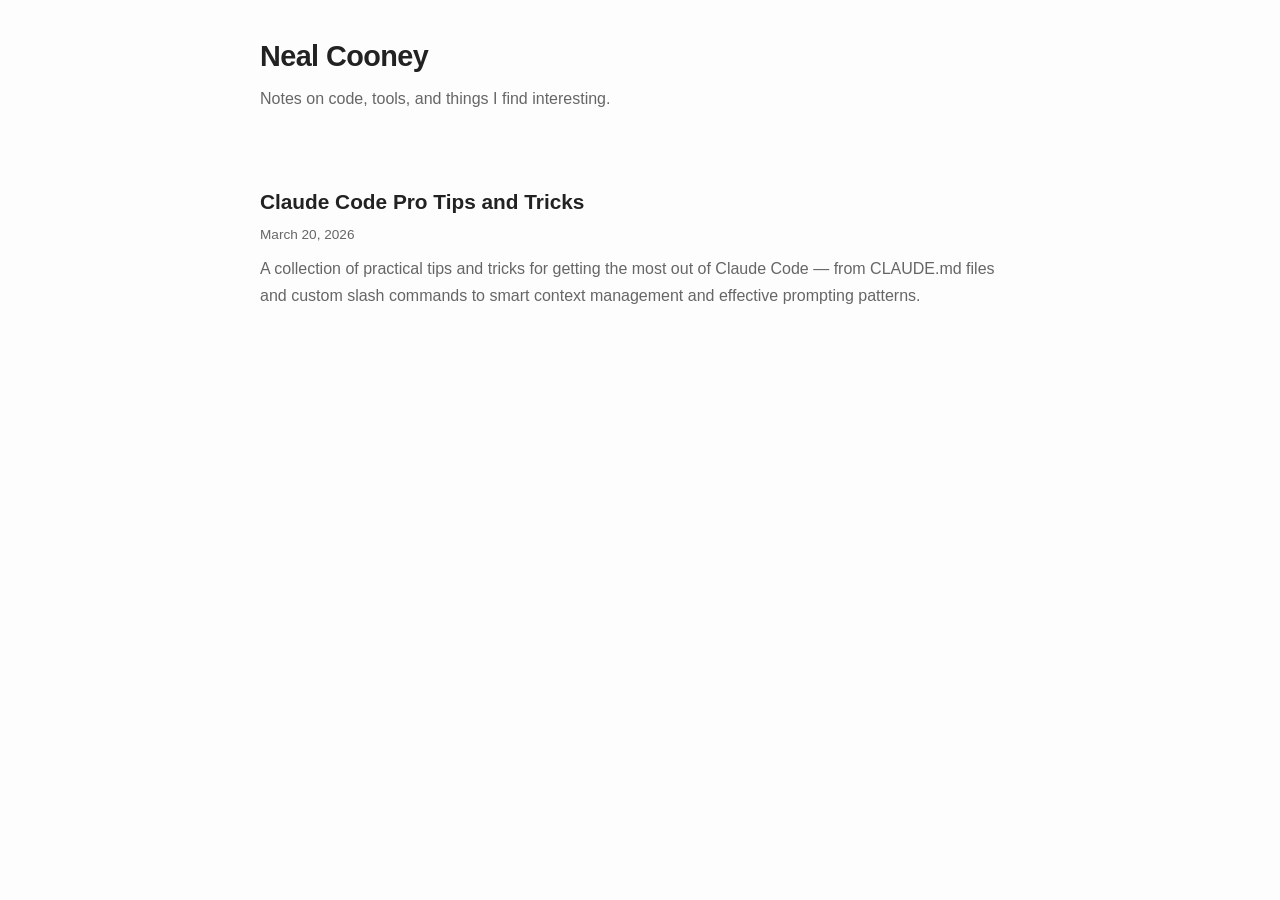
<file: index.html>
<!DOCTYPE html>
<html lang="en">
<head>
  <meta charset="UTF-8">
  <meta name="viewport" content="width=device-width, initial-scale=1.0">
  <title>Neal Cooney</title>
  <link rel="stylesheet" href="css/style.css">
</head>
<body>
  <header class="site-header">
    <h1><a href="/">Neal Cooney</a></h1>
    <p>Notes on code, tools, and things I find interesting.</p>
  </header>
  <main id="posts">
    <noscript><p>Enable JavaScript to view posts.</p></noscript>
  </main>
  <script src="js/blog.js"></script>
</body>
</html>
</file>
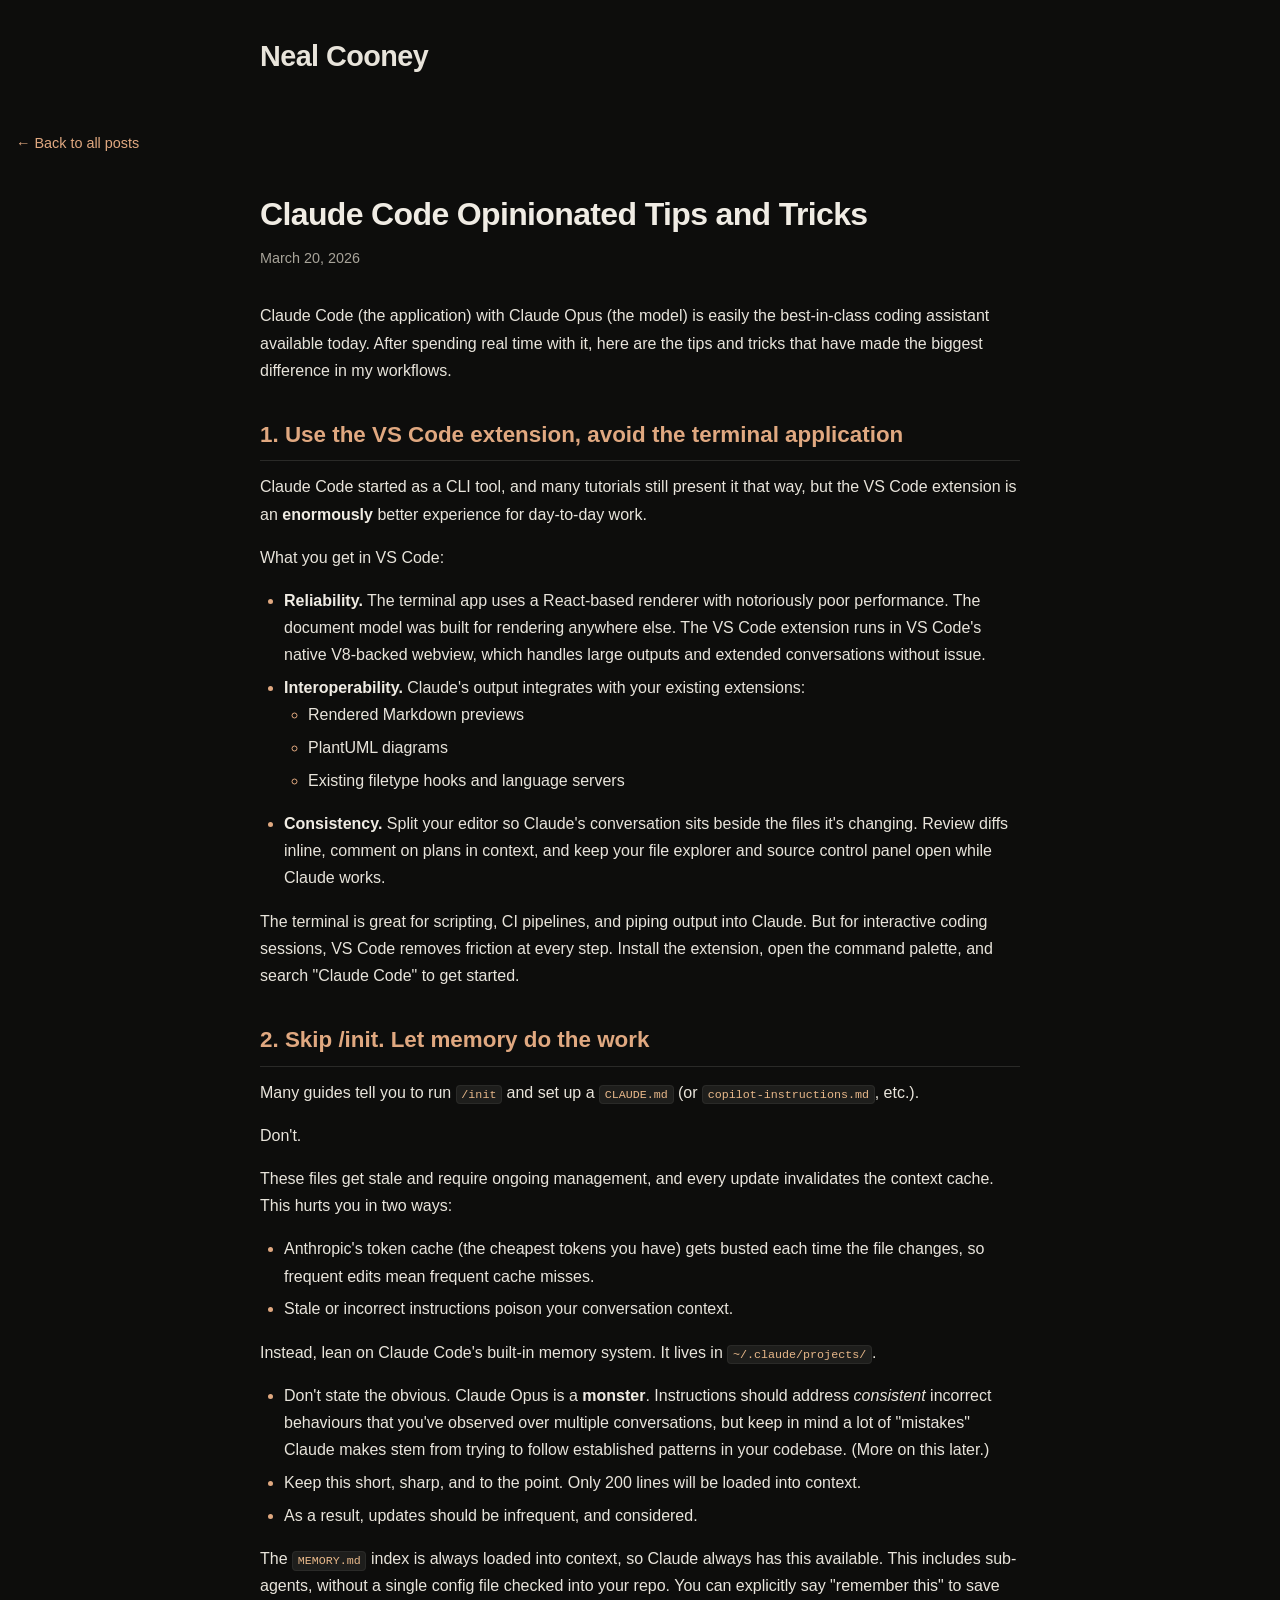
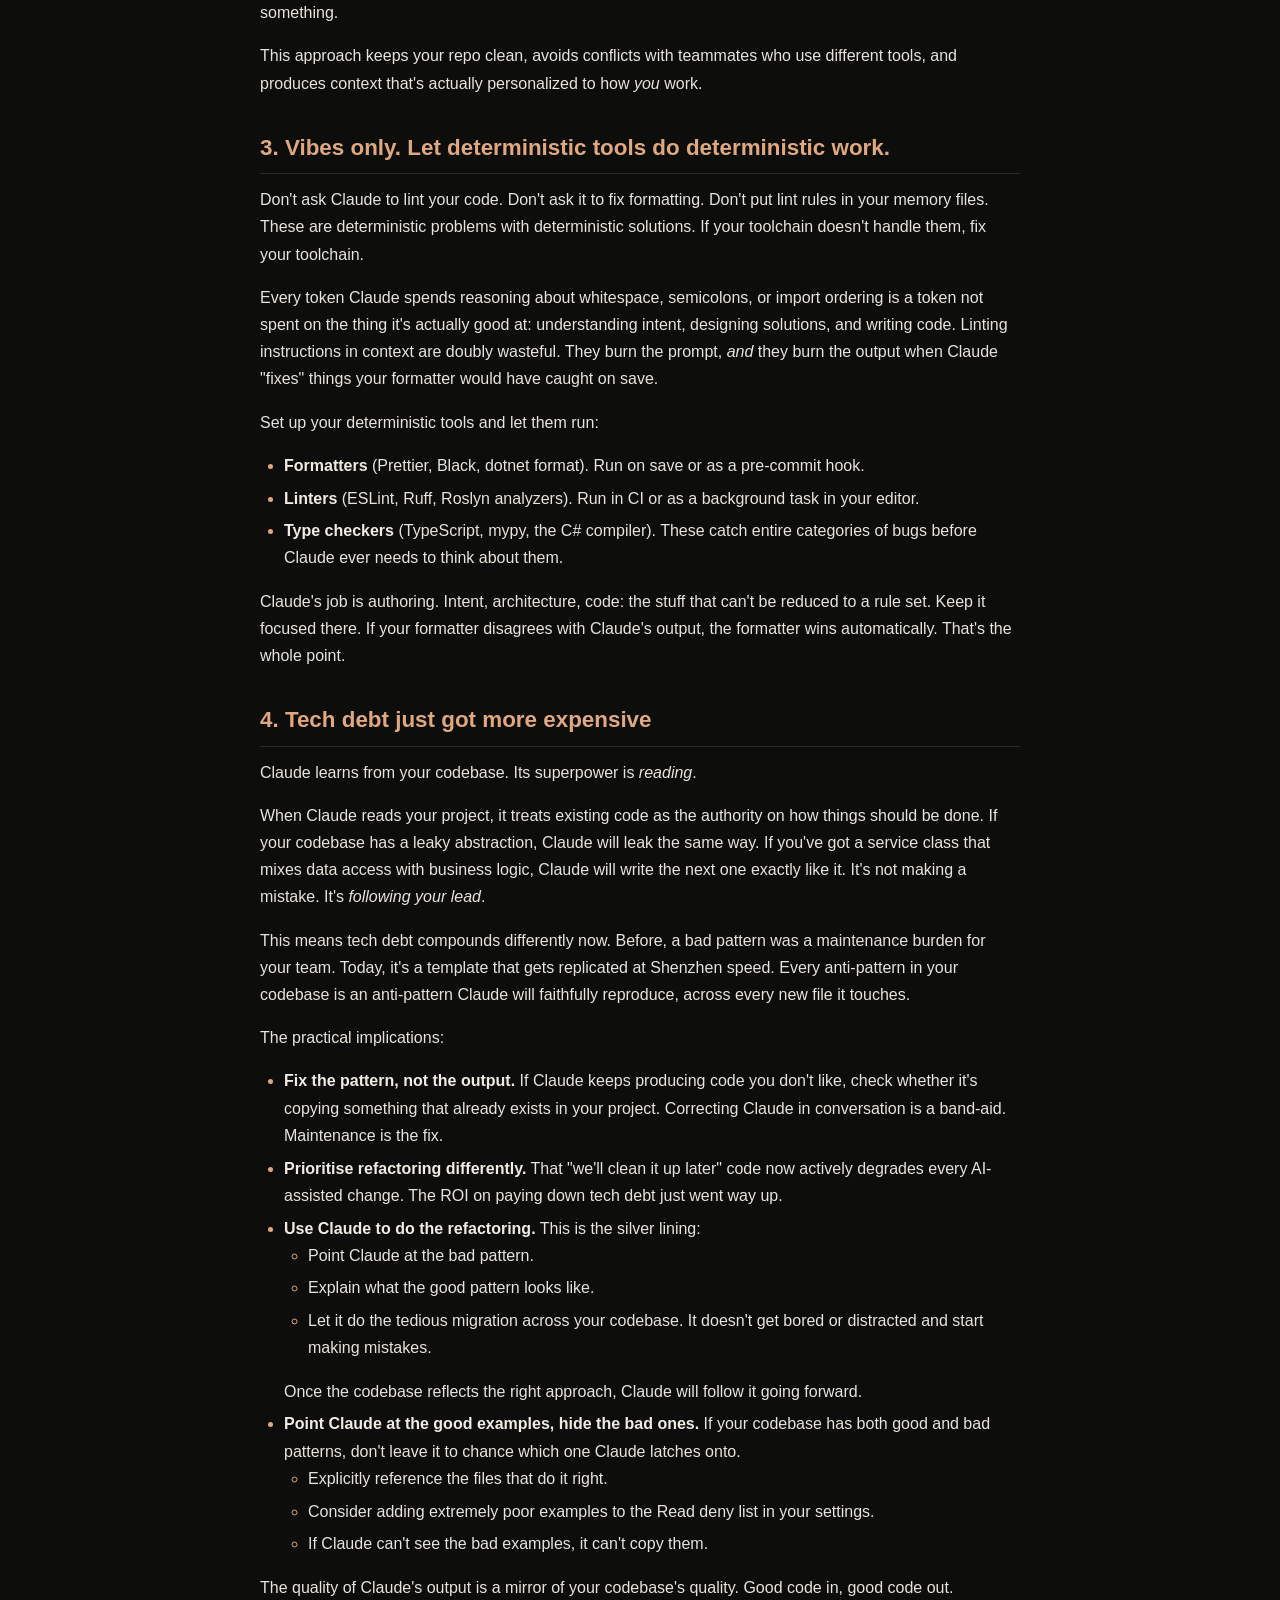
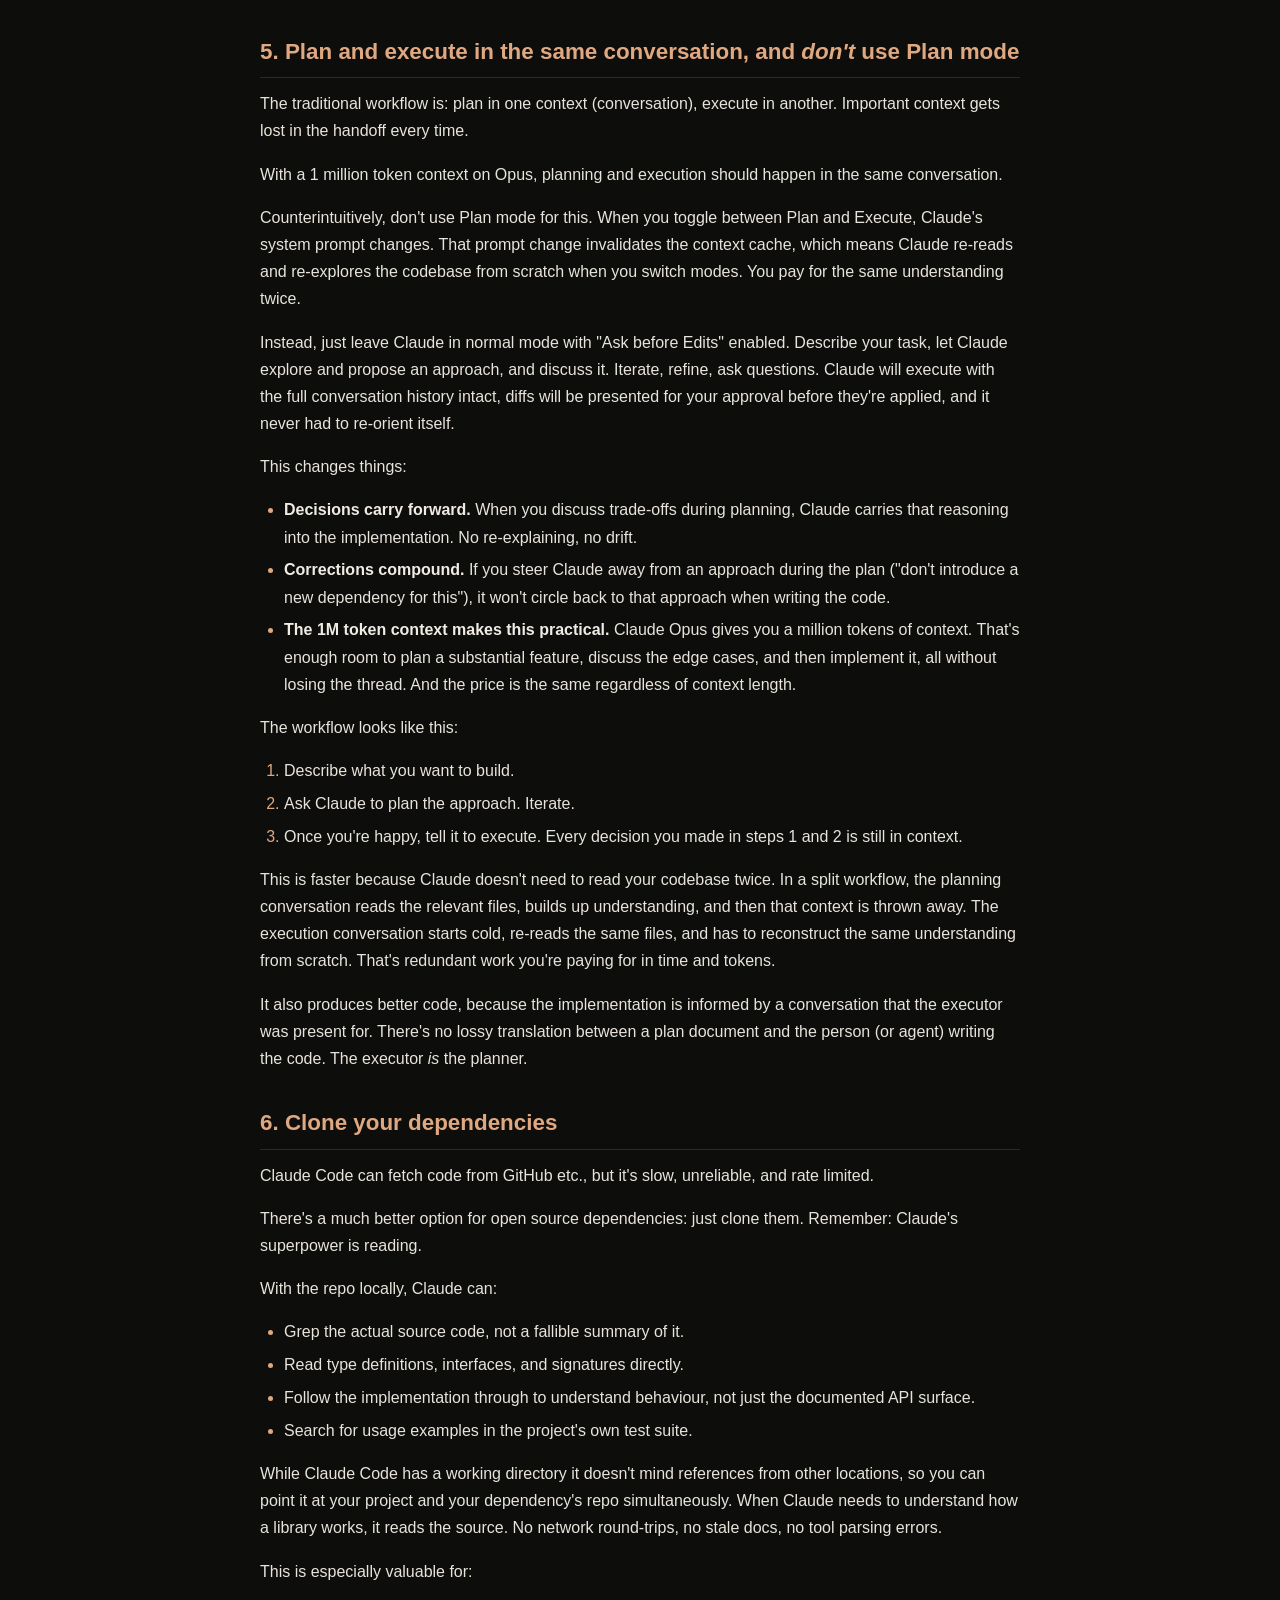
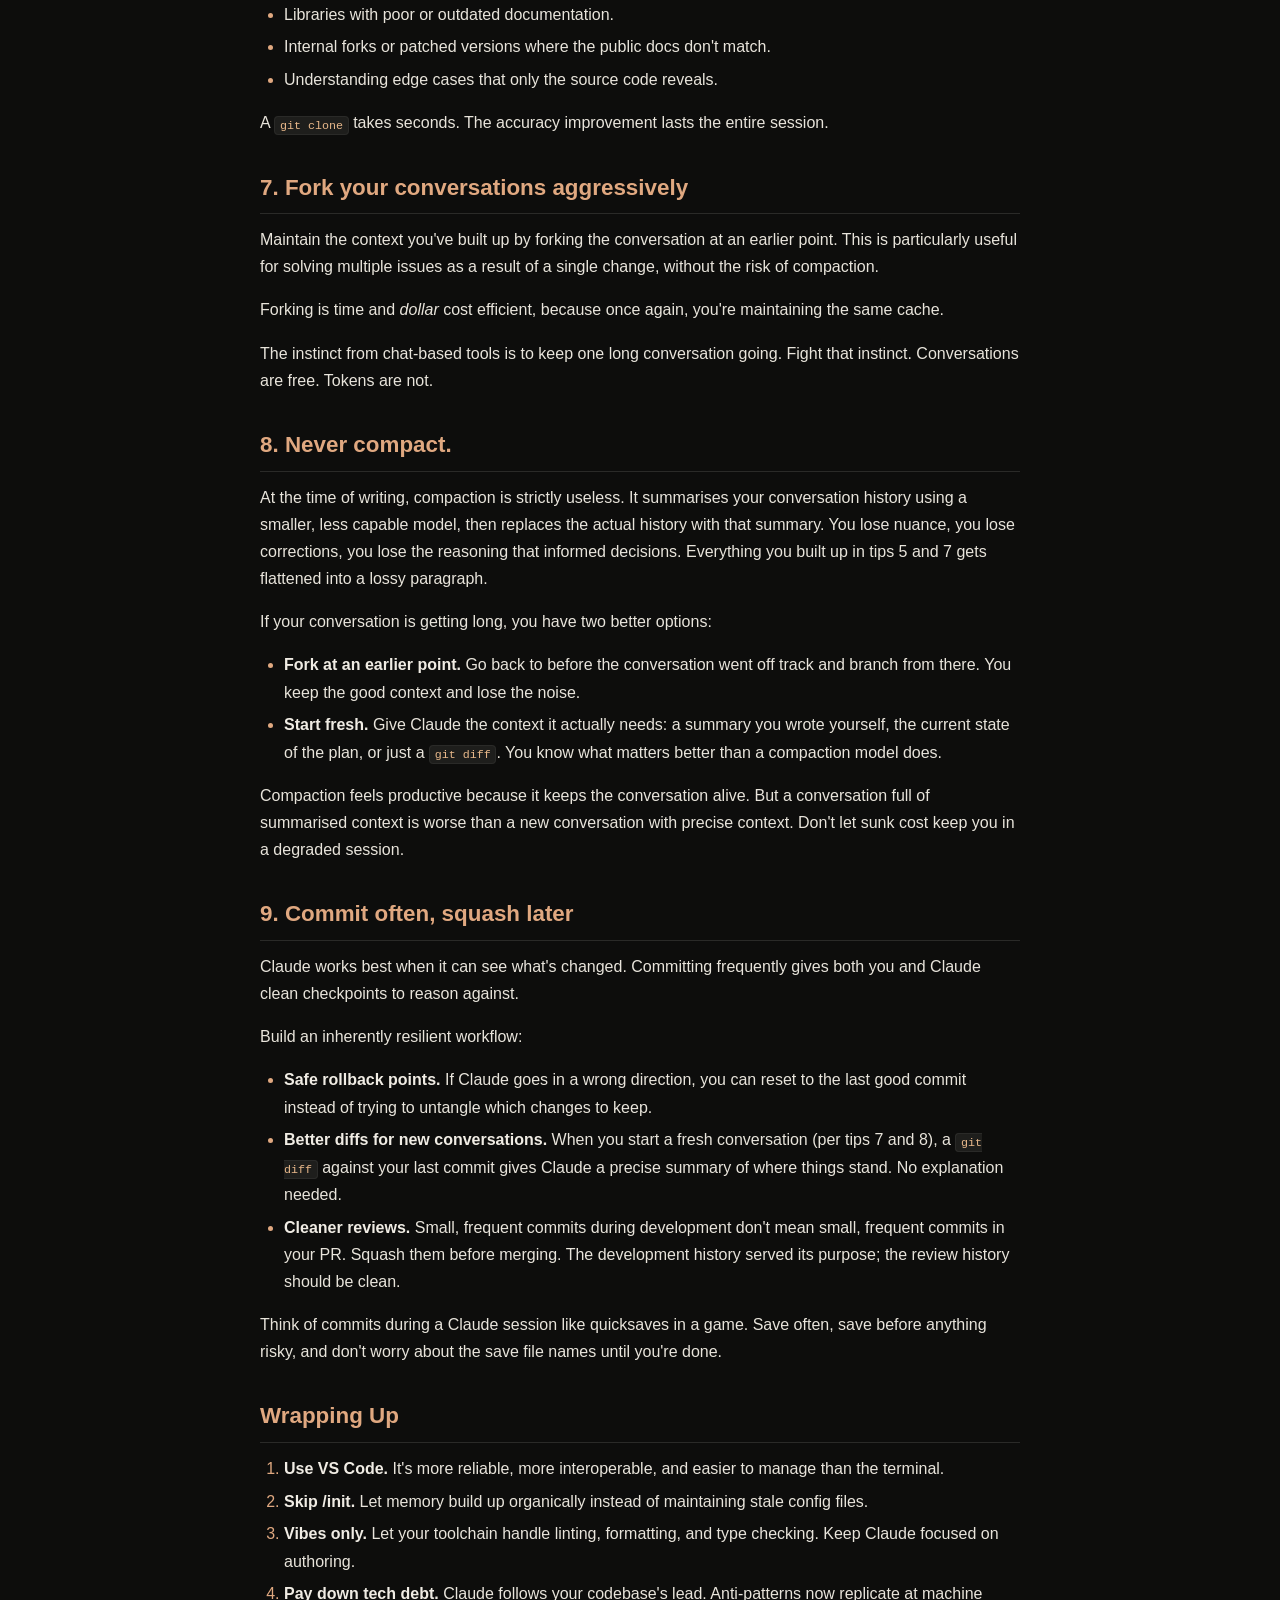
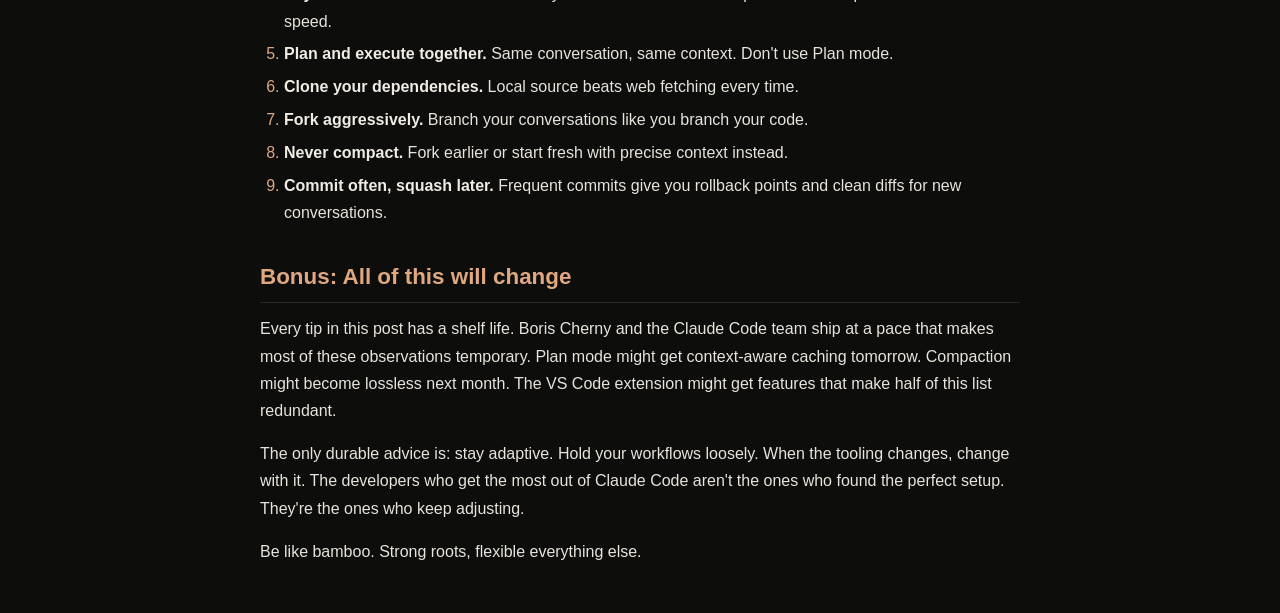
<file: posts/claude-code-pro-tips.html>
<!DOCTYPE html>
<html lang="en">

<head>
  <meta charset="UTF-8">
  <meta name="viewport" content="width=device-width, initial-scale=1.0">
  <title>Claude Code Pro Tips and Tricks - Neal Cooney</title>
  <link rel="stylesheet" href="../css/style.css">
</head>

<body class="theme-anthropic">
  <header class="site-header">
    <h1><a href="/">Neal Cooney</a></h1>
  </header>
  <a href="/" class="back-link">&larr; Back to all posts</a>
  <article class="post-content">
    <h1>Claude Code Opinionated Tips and Tricks</h1>
    <span class="post-date">March 20, 2026</span>

    <p>Claude Code (the application) with Claude Opus (the model) is easily the best-in-class coding assistant available
      today. After spending real time with it, here are the tips and tricks that have made the biggest difference in my
      workflows.</p>

    <h2>1. Use the VS Code extension, avoid the terminal application</h2>

    <p>Claude Code started as a CLI tool, and many tutorials still present it that way, but the VS Code extension is an
      <strong>enormously</strong> better experience for day-to-day work.
    </p>

    <p>What you get in VS Code:</p>
    <ul>
      <li><strong>Reliability.</strong> The terminal app uses a React-based renderer with notoriously poor
        performance. The document model was built for rendering anywhere else. The VS Code extension runs in VS Code's
        native V8-backed webview, which handles large outputs and extended conversations without issue.</li>
      <li><strong>Interoperability.</strong> Claude's output integrates with your existing extensions:
        <ul>
          <li>Rendered Markdown previews</li>
          <li>PlantUML diagrams</li>
          <li>Existing filetype hooks and language servers</li>
        </ul>
      </li>
      <li><strong>Consistency.</strong> Split your editor so Claude's conversation sits beside the files it's
        changing. Review diffs inline, comment on plans in context, and keep your file explorer and source control panel
        open while Claude works.</li>
    </ul>

    <p>The terminal is great for scripting, CI pipelines, and piping output into Claude. But for interactive coding
      sessions, VS Code removes friction at every step. Install the extension, open the command palette, and search
      "Claude Code" to get started.</p>

    <h2>2. Skip /init. Let memory do the work</h2>

    <p>Many guides tell you to run <code>/init</code> and set up a <code>CLAUDE.md</code> (or
      <code>copilot-instructions.md</code>, etc.).
    </p>

    <p>Don't.</p>

    <p>These files get stale and require ongoing management, and every update invalidates the context cache.
      This hurts you in two ways:</p>
    <ul>
      <li>Anthropic's token cache (the cheapest tokens you have) gets busted each time the file changes, so frequent edits mean frequent cache misses.</li>
      <li>Stale or incorrect instructions poison your conversation context.</li>
    </ul>

    <p>Instead, lean on Claude Code's built-in memory system. It lives in <code>~/.claude/projects/</code>.</p>

    <ul>
      <li>Don't state the obvious. Claude Opus is a <strong>monster</strong>. Instructions should address
        <em>consistent</em> incorrect behaviours that you've observed over multiple conversations, but keep in mind a lot of "mistakes"
        Claude makes stem from trying to follow established patterns in
        your codebase. (More on this later.)
      </li>
      <li>Keep this short, sharp, and to the point. Only 200 lines will be loaded into context.</li>
      <li>As a result, updates should be infrequent, and considered.</li>
    </ul>

    <p>The <code>MEMORY.md</code> index is always loaded into context, so Claude always has this available. This
      includes sub-agents, without a single config file checked into your repo. You can explicitly say "remember
      this" to save something.</p>

    <p>This approach keeps your repo clean, avoids conflicts with teammates who use different tools, and produces
      context that's actually personalized to how <em>you</em> work.</p>

    <h2>3. Vibes only. Let deterministic tools do deterministic work.</h2>

    <p>Don't ask Claude to lint your code. Don't ask it to fix formatting. Don't put lint rules in your memory files.
      These are deterministic problems with deterministic solutions. If your toolchain doesn't handle them, fix
      your toolchain.</p>

    <p>Every token Claude spends reasoning about whitespace, semicolons, or import ordering is a token not spent on the
      thing it's actually good at: understanding intent, designing solutions, and writing code. Linting instructions in
      context are doubly wasteful. They burn the prompt, <em>and</em> they burn the output when Claude "fixes"
      things your formatter would have caught on save.</p>

    <p>Set up your deterministic tools and let them run:</p>
    <ul>
      <li><strong>Formatters</strong> (Prettier, Black, dotnet format). Run on save or as a pre-commit hook.</li>
      <li><strong>Linters</strong> (ESLint, Ruff, Roslyn analyzers). Run in CI or as a background task in your
        editor.</li>
      <li><strong>Type checkers</strong> (TypeScript, mypy, the C# compiler). These catch entire categories of
        bugs before Claude ever needs to think about them.</li>
    </ul>

    <p>Claude's job is authoring. Intent, architecture, code: the stuff that can't be reduced to a rule set. Keep
      it focused there. If your formatter disagrees with Claude's output, the formatter wins automatically. That's the
      whole point.</p>

    <h2>4. Tech debt just got more expensive</h2>

    <p>Claude learns from your codebase. Its superpower is <em>reading</em>.</p>

    <p>When Claude reads your project, it treats existing code as the authority on how things should be done. If your codebase has a leaky abstraction, Claude will leak the same way. If you've got a service class that mixes data access with business logic, Claude will write the next one exactly like it. It's not making a mistake. It's <em>following your lead</em>.</p>

    <p>This means tech debt compounds differently now. Before, a bad pattern was a maintenance burden for your team. Today, it's a template that gets replicated at Shenzhen speed. Every anti-pattern in your codebase is an anti-pattern Claude will faithfully reproduce, across every new file it touches.</p>

    <p>The practical implications:</p>
    <ul>
      <li><strong>Fix the pattern, not the output.</strong> If Claude keeps producing code you don't like, check whether it's copying something that already exists in your project. Correcting Claude in conversation is a band-aid. Maintenance is the fix.</li>
      <li><strong>Prioritise refactoring differently.</strong> That "we'll clean it up later" code now actively degrades every AI-assisted change. The ROI on paying down tech debt just went way up.</li>
      <li><strong>Use Claude to do the refactoring.</strong> This is the silver lining:
        <ul>
          <li>Point Claude at the bad pattern.</li>
          <li>Explain what the good pattern looks like.</li>
          <li>Let it do the tedious migration across your codebase. It doesn't get bored or distracted and start making mistakes.</li>
        </ul>
        Once the codebase reflects the right approach, Claude will follow it going forward.
      </li>
      <li><strong>Point Claude at the good examples, hide the bad ones.</strong> If your codebase has both good and bad patterns, don't leave it to chance which one Claude latches onto.
        <ul>
          <li>Explicitly reference the files that do it right.</li>
          <li>Consider adding extremely poor examples to the Read deny list in your settings.</li>
          <li>If Claude can't see the bad examples, it can't copy them.</li>
        </ul>
      </li>
    </ul>

    <p>The quality of Claude's output is a mirror of your codebase's quality. Good code in, good code out.</p>

    <h2>5. Plan and execute in the same conversation, and <em>don't</em> use Plan mode</h2>

    <p>The traditional workflow is: plan in one context (conversation), execute in another. Important context gets lost in the handoff every time.</p>

    <p>With a 1 million token context on Opus, planning and execution should happen in the same conversation.</p>

    <p>Counterintuitively, don't use Plan mode for this. When you toggle between Plan and Execute, Claude's system prompt changes. That prompt change invalidates the context cache, which means Claude re-reads and re-explores the codebase from scratch when you switch modes. You pay for the same understanding twice.</p>

    <p>Instead, just leave Claude in normal mode with "Ask before Edits" enabled. Describe your task, let Claude explore and propose an approach, and discuss it. Iterate, refine, ask questions. Claude will execute with the full conversation history intact, diffs will be presented for your approval before they're applied, and it never had to re-orient itself.</p>
    
    <p>This changes things:</p>
    <ul>
      <li><strong>Decisions carry forward.</strong> When you discuss trade-offs during planning, Claude carries that reasoning into the implementation. No re-explaining, no drift.</li>
      <li><strong>Corrections compound.</strong> If you steer Claude away from an approach during the plan ("don't introduce a new dependency for this"), it won't circle back to that approach when writing the code.</li>
      <li><strong>The 1M token context makes this practical.</strong> Claude Opus gives you a million tokens of context. That's enough room to plan a substantial feature, discuss the edge cases, and then implement it, all without losing the thread. And the price is the same regardless of context length.</li>
    </ul>

    <p>The workflow looks like this:</p>
    <ol>
      <li>Describe what you want to build.</li>
      <li>Ask Claude to plan the approach. Iterate.</li>
      <li>Once you're happy, tell it to execute. Every decision you made in steps 1 and 2 is still in context.</li>
    </ol>

    <p>This is faster because Claude doesn't need to read your codebase twice. In a split workflow, the planning conversation reads the relevant files, builds up understanding, and then that context is thrown away. The execution conversation starts cold, re-reads the same files, and has to reconstruct the same understanding from scratch. That's redundant work you're paying for in time and tokens.</p>

    <p>It also produces better code, because the implementation is informed by a conversation that the executor was present for. There's no lossy translation between a plan document and the person (or agent) writing the code. The executor <em>is</em> the planner.</p>

    <h2>6. Clone your dependencies</h2>

    <p>Claude Code can fetch code from GitHub etc., but it's slow, unreliable, and rate limited.</p>

    <p>There's a much better option for open source dependencies: just clone them. Remember: Claude's superpower is reading.</p>

    <p>With the repo locally, Claude can:</p>
    <ul>
      <li>Grep the actual source code, not a fallible summary of it.</li>
      <li>Read type definitions, interfaces, and signatures directly.</li>
      <li>Follow the implementation through to understand behaviour, not just the documented API surface.</li>
      <li>Search for usage examples in the project's own test suite.</li>
    </ul>

    <p>While Claude Code has a working directory it doesn't mind references from other locations, so you can point it at your project and your dependency's repo simultaneously. When Claude needs to understand how a library works, it reads the source. No network round-trips, no stale docs, no tool parsing errors.</p>

    <p>This is especially valuable for:</p>
    <ul>
      <li>Libraries with poor or outdated documentation.</li>
      <li>Internal forks or patched versions where the public docs don't match.</li>
      <li>Understanding edge cases that only the source code reveals.</li>
    </ul>

    <p>A <code>git clone</code> takes seconds. The accuracy improvement lasts the entire session.</p>

    <h2>7. Fork your conversations aggressively</h2>

    <p>Maintain the context you've built up by forking the conversation at an earlier point. This is particularly useful for solving multiple issues as a result of a single change, without the risk of compaction.</p>

    <p>Forking is time and <em>dollar</em> cost efficient, because once again, you're maintaining the same cache.</p>

    <p>The instinct from chat-based tools is to keep one long conversation going. Fight that instinct. Conversations are free. Tokens are not.</p>

    <h2>8. Never compact.</h2>

    <p>At the time of writing, compaction is strictly useless. It summarises your conversation history using a smaller, less capable model, then replaces the actual history with that summary. You lose nuance, you lose corrections, you lose the reasoning that informed decisions. Everything you built up in tips 5 and 7 gets flattened into a lossy paragraph.</p>

    <p>If your conversation is getting long, you have two better options:</p>
    <ul>
      <li><strong>Fork at an earlier point.</strong> Go back to before the conversation went off track and branch from there. You keep the good context and lose the noise.</li>
      <li><strong>Start fresh.</strong> Give Claude the context it actually needs: a summary you wrote yourself, the current state of the plan, or just a <code>git diff</code>. You know what matters better than a compaction model does.</li>
    </ul>

    <p>Compaction feels productive because it keeps the conversation alive. But a conversation full of summarised context is worse than a new conversation with precise context. Don't let sunk cost keep you in a degraded session.</p>

    <h2>9. Commit often, squash later</h2>

    <p>Claude works best when it can see what's changed. Committing frequently gives both you and Claude clean checkpoints to reason against.</p>

    <p>Build an inherently resilient workflow:</p>
    <ul>
      <li><strong>Safe rollback points.</strong> If Claude goes in a wrong direction, you can reset to the last good commit instead of trying to untangle which changes to keep.</li>
      <li><strong>Better diffs for new conversations.</strong> When you start a fresh conversation (per tips 7 and 8), a <code>git diff</code> against your last commit gives Claude a precise summary of where things stand. No explanation needed.</li>
      <li><strong>Cleaner reviews.</strong> Small, frequent commits during development don't mean small, frequent commits in your PR. Squash them before merging. The development history served its purpose; the review history should be clean.</li>
    </ul>

    <p>Think of commits during a Claude session like quicksaves in a game. Save often, save before anything risky, and don't worry about the save file names until you're done.</p>

    <h2>Wrapping Up</h2>

    <ol>
      <li><strong>Use VS Code.</strong> It's more reliable, more interoperable, and easier to manage than the terminal.</li>
      <li><strong>Skip /init.</strong> Let memory build up organically instead of maintaining stale config files.</li>
      <li><strong>Vibes only.</strong> Let your toolchain handle linting, formatting, and type checking. Keep Claude focused on authoring.</li>
      <li><strong>Pay down tech debt.</strong> Claude follows your codebase's lead. Anti-patterns now replicate at machine speed.</li>
      <li><strong>Plan and execute together.</strong> Same conversation, same context. Don't use Plan mode.</li>
      <li><strong>Clone your dependencies.</strong> Local source beats web fetching every time.</li>
      <li><strong>Fork aggressively.</strong> Branch your conversations like you branch your code.</li>
      <li><strong>Never compact.</strong> Fork earlier or start fresh with precise context instead.</li>
      <li><strong>Commit often, squash later.</strong> Frequent commits give you rollback points and clean diffs for new conversations.</li>
    </ol>

    <h2>Bonus: All of this will change</h2>

    <p>Every tip in this post has a shelf life. Boris Cherny and the Claude Code team ship at a pace that makes most of these observations temporary. Plan mode might get context-aware caching tomorrow. Compaction might become lossless next month. The VS Code extension might get features that make half of this list redundant.</p>

    <p>The only durable advice is: stay adaptive. Hold your workflows loosely. When the tooling changes, change with it. The developers who get the most out of Claude Code aren't the ones who found the perfect setup. They're the ones who keep adjusting.</p>

    <p>Be like bamboo. Strong roots, flexible everything else.</p>

  </article>
</body>

</html>
</file>
<file: css/style.css>
:root {
  --bg: #fdfdfd;
  --text: #222;
  --muted: #666;
  --accent: #2563eb;
  --border: #e5e7eb;
  --card-bg: #fff;
  --code-bg: #f3f4f6;
  --max-width: 760px;
}

@media (prefers-color-scheme: dark) {
  :root {
    --bg: #111;
    --text: #e4e4e7;
    --muted: #a1a1aa;
    --accent: #60a5fa;
    --border: #27272a;
    --card-bg: #18181b;
    --code-bg: #1e1e22;
  }
}

*, *::before, *::after { box-sizing: border-box; margin: 0; padding: 0; }

body {
  font-family: -apple-system, BlinkMacSystemFont, "Segoe UI", Roboto, Helvetica, Arial, sans-serif;
  background: var(--bg);
  color: var(--text);
  line-height: 1.7;
  padding: 2rem 1rem;
}

.site-header {
  max-width: var(--max-width);
  margin: 0 auto 3rem;
}

.site-header h1 {
  font-size: 1.8rem;
  font-weight: 700;
  letter-spacing: -0.02em;
}

.site-header h1 a {
  color: var(--text);
  text-decoration: none;
}

.site-header p {
  color: var(--muted);
  margin-top: 0.25rem;
}

main {
  max-width: var(--max-width);
  margin: 0 auto;
}

/* Post cards on index */
.post-card {
  border-bottom: 1px solid var(--border);
  padding: 1.5rem 0;
}

.post-card:last-child { border-bottom: none; }

.post-card h2 {
  font-size: 1.3rem;
  margin-bottom: 0.25rem;
}

.post-card h2 a {
  color: var(--text);
  text-decoration: none;
}

.post-card h2 a:hover {
  color: var(--accent);
}

.post-card .post-date {
  font-size: 0.85rem;
  color: var(--muted);
  margin-bottom: 0.5rem;
}

.post-card .post-synopsis {
  color: var(--muted);
}

/* Full post page */
.post-content {
  max-width: var(--max-width);
  margin: 0 auto;
}

.post-content h1 {
  font-size: 2rem;
  margin-bottom: 0.25rem;
  letter-spacing: -0.02em;
}

.post-content .post-date {
  color: var(--muted);
  font-size: 0.9rem;
  margin-bottom: 2rem;
  display: block;
}

.post-content h2 {
  font-size: 1.4rem;
  margin: 2rem 0 0.75rem;
}

.post-content h3 {
  font-size: 1.15rem;
  margin: 1.5rem 0 0.5rem;
}

.post-content p {
  margin-bottom: 1rem;
}

.post-content ul, .post-content ol {
  margin: 0 0 1rem 1.5rem;
}

.post-content li {
  margin-bottom: 0.35rem;
}

.post-content code {
  background: var(--code-bg);
  padding: 0.15em 0.4em;
  border-radius: 4px;
  font-size: 0.9em;
}

.post-content pre {
  background: var(--code-bg);
  padding: 1rem;
  border-radius: 6px;
  overflow-x: auto;
  margin-bottom: 1rem;
}

.post-content pre code {
  background: none;
  padding: 0;
}

.post-content blockquote {
  border-left: 3px solid var(--accent);
  padding-left: 1rem;
  color: var(--muted);
  margin-bottom: 1rem;
}

.post-content a {
  color: var(--accent);
}

.back-link {
  display: inline-block;
  margin-bottom: 2rem;
  color: var(--accent);
  text-decoration: none;
  font-size: 0.9rem;
}

.back-link:hover { text-decoration: underline; }

/* Anthropic / Claude Code docs-style theme */
.theme-anthropic {
  --bg: #0d0d0c;
  --text: #e8e4db;
  --muted: #a8a49a;
  --accent: #e0a880;
  --card-bg: #161614;
  --code-bg: #161614;
  --border: #2a2a28;
}

@media (prefers-color-scheme: light) {
  .theme-anthropic {
    --bg: #0d0d0c;
    --text: #e8e4db;
    --muted: #a8a49a;
    --accent: #e0a880;
    --card-bg: #161614;
    --code-bg: #161614;
    --border: #2a2a28;
  }
}

.theme-anthropic .site-header h1 a {
  color: var(--text);
}

.theme-anthropic .post-content h1 {
  color: #f0ece4;
  font-weight: 600;
}

.theme-anthropic .post-content h2 {
  color: var(--accent);
  border-bottom: 1px solid var(--border);
  padding-bottom: 0.4rem;
}

.theme-anthropic .post-content code {
  color: #e8b88a;
  background: #1e1e1c;
  border: 1px solid var(--border);
}

.theme-anthropic .post-content pre {
  background: #141413;
  border: 1px solid var(--border);
}

.theme-anthropic .post-content pre code {
  color: var(--text);
  background: none;
  border: none;
}

.theme-anthropic .post-content blockquote {
  border-left: 3px solid var(--accent);
  background: #141413;
  padding: 0.75rem 1rem;
  border-radius: 0 6px 6px 0;
}

.theme-anthropic .post-content strong {
  color: #f0ece4;
}

.theme-anthropic .post-content a {
  color: var(--accent);
}

.theme-anthropic .back-link {
  color: var(--accent);
}

.theme-anthropic .post-content li::marker {
  color: var(--accent);
}
</file>
